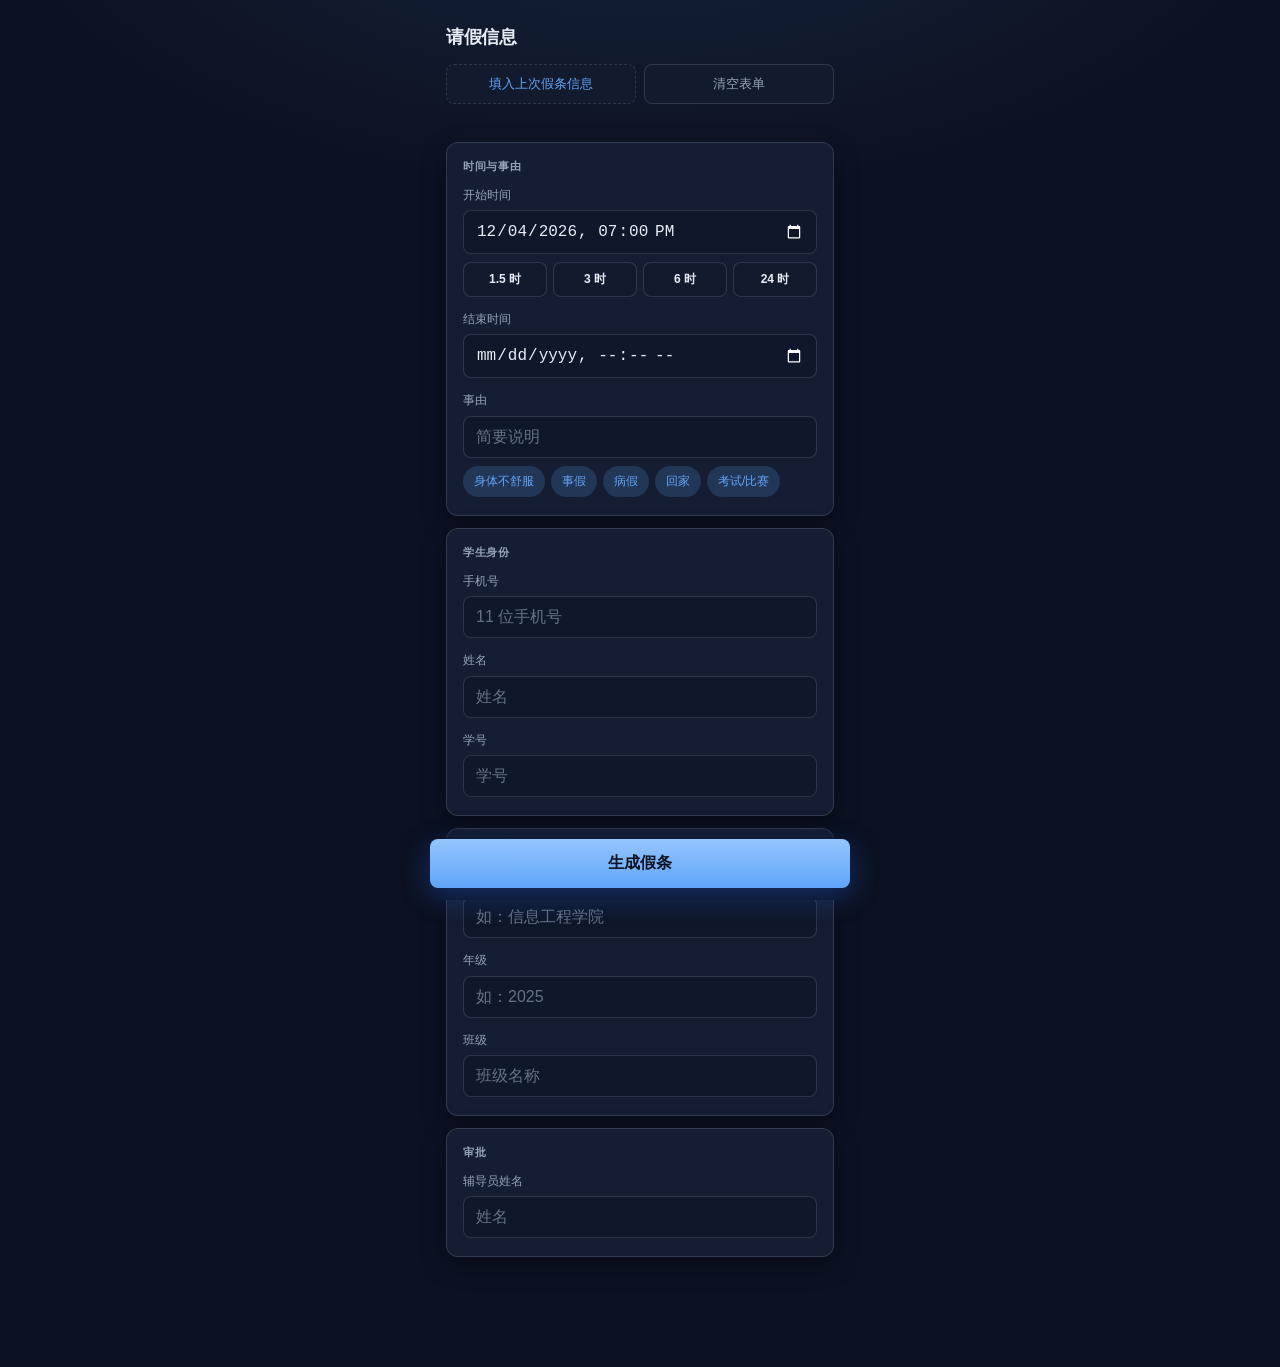
<file: index.html>
<!DOCTYPE html>
<html lang="zh-CN">
<head>
  <meta charset="UTF-8">
  <meta name="viewport" content="width=device-width, initial-scale=1.0, maximum-scale=1.0, user-scalable=no">
  <meta name="color-scheme" content="dark">
  <meta name="theme-color" content="#0c1222">
  <title>智慧请假 - 信息录入</title>
  <link rel="stylesheet" href="static/css/form.css">
</head>
<body>
  <div class="wrap">
    <div class="top-bar">
      <h1>请假信息</h1>
      <span class="hint" id="draftHint"></span>
    </div>

    <div class="toolbar">
      <button type="button" class="tool-btn" id="btnLast">填入上次假条信息</button>
      <button type="button" class="tool-btn secondary" id="btnClear">清空表单</button>
    </div>
    <p class="msg" id="msg" aria-live="polite"></p>

    <div class="card">
      <h2 class="card-title">时间与事由</h2>
      <div class="field">
        <label for="startTime">开始时间</label>
        <input type="datetime-local" id="startTime" autocomplete="off">
        <div class="row-dur">
          <button type="button" class="dur-btn" data-h="1.5">1.5 时</button>
          <button type="button" class="dur-btn" data-h="3">3 时</button>
          <button type="button" class="dur-btn" data-h="6">6 时</button>
          <button type="button" class="dur-btn" data-h="24">24 时</button>
        </div>
      </div>
      <div class="field">
        <label for="endTime">结束时间</label>
        <input type="datetime-local" id="endTime" autocomplete="off">
      </div>
      <div class="field">
        <label for="reason">事由</label>
        <input type="text" id="reason" placeholder="简要说明" enterkeyhint="next" autocomplete="off">
        <div class="chips" id="reasonChips"></div>
      </div>
    </div>

    <div class="card">
      <h2 class="card-title">学生身份</h2>
      <div class="field">
        <label for="phone">手机号</label>
        <input type="tel" id="phone" inputmode="numeric" maxlength="11" placeholder="11 位手机号" enterkeyhint="next" autocomplete="tel">
      </div>
      <div class="field">
        <label for="name">姓名</label>
        <input type="text" id="name" placeholder="姓名" enterkeyhint="next" autocomplete="name">
      </div>
      <div class="field">
        <label for="stuId">学号</label>
        <input type="text" id="stuId" inputmode="numeric" placeholder="学号" enterkeyhint="next" autocomplete="username">
      </div>
    </div>

    <div class="card">
      <h2 class="card-title">院系班级</h2>
      <div class="field">
        <label for="dept">院系</label>
        <input type="text" id="dept" placeholder="如：信息工程学院" enterkeyhint="next" autocomplete="organization">
      </div>
      <div class="field">
        <label for="grade">年级</label>
        <input type="text" id="grade" inputmode="numeric" placeholder="如：2025" maxlength="4" enterkeyhint="next">
      </div>
      <div class="field">
        <label for="clazz">班级</label>
        <input type="text" id="clazz" placeholder="班级名称" enterkeyhint="next">
      </div>
    </div>

    <div class="card">
      <h2 class="card-title">审批</h2>
      <div class="field">
        <label for="teacher">辅导员姓名</label>
        <input type="text" id="teacher" placeholder="姓名" enterkeyhint="done" autocomplete="name">
      </div>
    </div>
  </div>

  <div class="bar-bottom">
    <button type="button" class="submit" id="btnGo">生成假条</button>
  </div>

  <script>
    const DRAFT_KEY = 'leaveFormDraft';
    const DATA_KEY = 'leaveFullData';
    const FIELD_IDS = ['startTime', 'endTime', 'reason', 'phone', 'name', 'stuId', 'dept', 'grade', 'clazz', 'teacher'];
    const REASON_PRESETS = ['身体不舒服', '事假', '病假', '回家', '考试/比赛'];
    const LABELS = {
      startTime: '开始时间',
      endTime: '结束时间',
      reason: '事由',
      phone: '手机号',
      name: '姓名',
      stuId: '学号',
      dept: '院系',
      grade: '年级',
      clazz: '班级',
      teacher: '辅导员姓名',
    };

    const $ = (id) => document.getElementById(id);
    const msgEl = $('msg');
    const draftHint = $('draftHint');

    function setMsg(text) {
      msgEl.textContent = text || '';
    }

    function toLocalInputValue(d) {
      return new Date(d.getTime() - d.getTimezoneOffset() * 60000).toISOString().slice(0, 16);
    }

    function initStartTime() {
      const now = new Date();
      now.setMinutes(Math.floor(now.getMinutes() / 10) * 10, 0, 0);
      $('startTime').value = toLocalInputValue(now);
    }

    function setDuration(h) {
      const startStr = $('startTime').value;
      if (!startStr) return;
      const start = new Date(startStr);
      const end = new Date(start.getTime() + Number(h) * 60 * 60 * 1000);
      $('endTime').value = toLocalInputValue(end);
    }

    function collectForm() {
      const o = {};
      FIELD_IDS.forEach((id) => { o[id] = $(id).value; });
      return o;
    }

    function applyForm(data) {
      if (!data || typeof data !== 'object') return;
      FIELD_IDS.forEach((id) => {
        if (data[id] != null && data[id] !== '') $(id).value = data[id];
      });
    }

    let saveTimer;
    function scheduleSaveDraft() {
      clearTimeout(saveTimer);
      saveTimer = setTimeout(() => {
        try {
          localStorage.setItem(DRAFT_KEY, JSON.stringify(collectForm()));
          draftHint.textContent = '已自动保存';
          setTimeout(() => {
            if (draftHint.textContent === '已自动保存') draftHint.textContent = '';
          }, 1500);
        } catch (e) { /* ignore */ }
      }, 280);
    }

    function loadDraft() {
      try {
        const raw = localStorage.getItem(DRAFT_KEY);
        if (!raw) return false;
        applyForm(JSON.parse(raw));
        return true;
      } catch (e) {
        return false;
      }
    }

    function fillFromLastLeave() {
      try {
        const raw = localStorage.getItem(DATA_KEY);
        if (!raw) {
          setMsg('没有上次的假条数据，请先在下方填过一次并生成。');
          return;
        }
        const d = JSON.parse(raw);
        $('name').value = d.name || '';
        $('stuId').value = d.stuId || '';
        $('phone').value = d.phone || '';
        $('dept').value = d.dept || '';
        $('grade').value = d.grade || '';
        $('clazz').value = d.clazz || '';
        $('teacher').value = d.teacher || '';
        setMsg('已填入上次假条中的身份与院系信息（时间与事由未改）。');
        scheduleSaveDraft();
      } catch (e) {
        setMsg('读取上次数据失败。');
      }
    }

    function clearForm() {
      FIELD_IDS.forEach((id) => { $(id).value = ''; });
      initStartTime();
      $('endTime').value = '';
      try {
        localStorage.removeItem(DRAFT_KEY);
      } catch (e) { /* ignore */ }
      setMsg('已清空。');
      draftHint.textContent = '';
    }

    function focusField(id) {
      const el = $(id);
      el.focus({ preventScroll: false });
      el.scrollIntoView({ block: 'center', behavior: 'smooth' });
    }

    function go() {
      setMsg('');
      const order = ['startTime', 'endTime', 'reason', 'phone', 'name', 'stuId', 'dept', 'grade', 'clazz', 'teacher'];
      for (let i = 0; i < order.length; i += 1) {
        const id = order[i];
        if (!$(id).value) {
          setMsg('请填写：' + LABELS[id]);
          focusField(id);
          return;
        }
      }

      const sVal = $('startTime').value;
      const eVal = $('endTime').value;
      const s = new Date(sVal);
      const e = new Date(eVal);
      if (e <= s) {
        setMsg('结束时间须晚于开始时间。');
        focusField('endTime');
        return;
      }

      const diffDays = ((e - s) / (1000 * 60 * 60 * 24)).toFixed(2);
      const p = (n) => String(n).padStart(2, '0');
      const fmtHM = (d) => `${d.getFullYear()}-${p(d.getMonth() + 1)}-${p(d.getDate())} ${p(d.getHours())}:${p(d.getMinutes())}`;
      const fmtHMS = (d) => `${fmtHM(d)}:${p(Math.floor(Math.random() * 60))}`;

      const data = {
        name: $('name').value,
        stuId: $('stuId').value,
        phone: $('phone').value,
        dept: $('dept').value,
        grade: $('grade').value,
        clazz: $('clazz').value,
        teacher: $('teacher').value,
        reason: $('reason').value,
        range: `${fmtHM(s)} 至 ${fmtHM(e)}`,
        days: diffDays,
        t1: fmtHM(new Date(s.getTime() - 1500000)),
        t2: fmtHMS(new Date(s.getTime() - 600000)),
      };

      localStorage.setItem(DATA_KEY, JSON.stringify(data));
      window.location.href = 'liu.html';
    }

    function buildReasonChips() {
      const host = $('reasonChips');
      REASON_PRESETS.forEach((text) => {
        const b = document.createElement('button');
        b.type = 'button';
        b.className = 'chip';
        b.textContent = text;
        b.addEventListener('click', () => {
          $('reason').value = text;
          scheduleSaveDraft();
          setMsg('');
        });
        host.appendChild(b);
      });
    }

    document.querySelectorAll('.dur-btn').forEach((btn) => {
      btn.addEventListener('click', () => {
        setDuration(btn.getAttribute('data-h'));
        scheduleSaveDraft();
        setMsg('');
      });
    });

    FIELD_IDS.forEach((id) => {
      $(id).addEventListener('input', () => {
        scheduleSaveDraft();
        setMsg('');
      });
      $(id).addEventListener('change', scheduleSaveDraft);
    });

    $('btnGo').addEventListener('click', go);
    $('btnLast').addEventListener('click', () => { setMsg(''); fillFromLastLeave(); });
    $('btnClear').addEventListener('click', clearForm);

    buildReasonChips();

    if (!loadDraft()) {
      initStartTime();
    } else {
      if (!$('startTime').value) initStartTime();
    }
  </script>
</body>
</html>
</file>
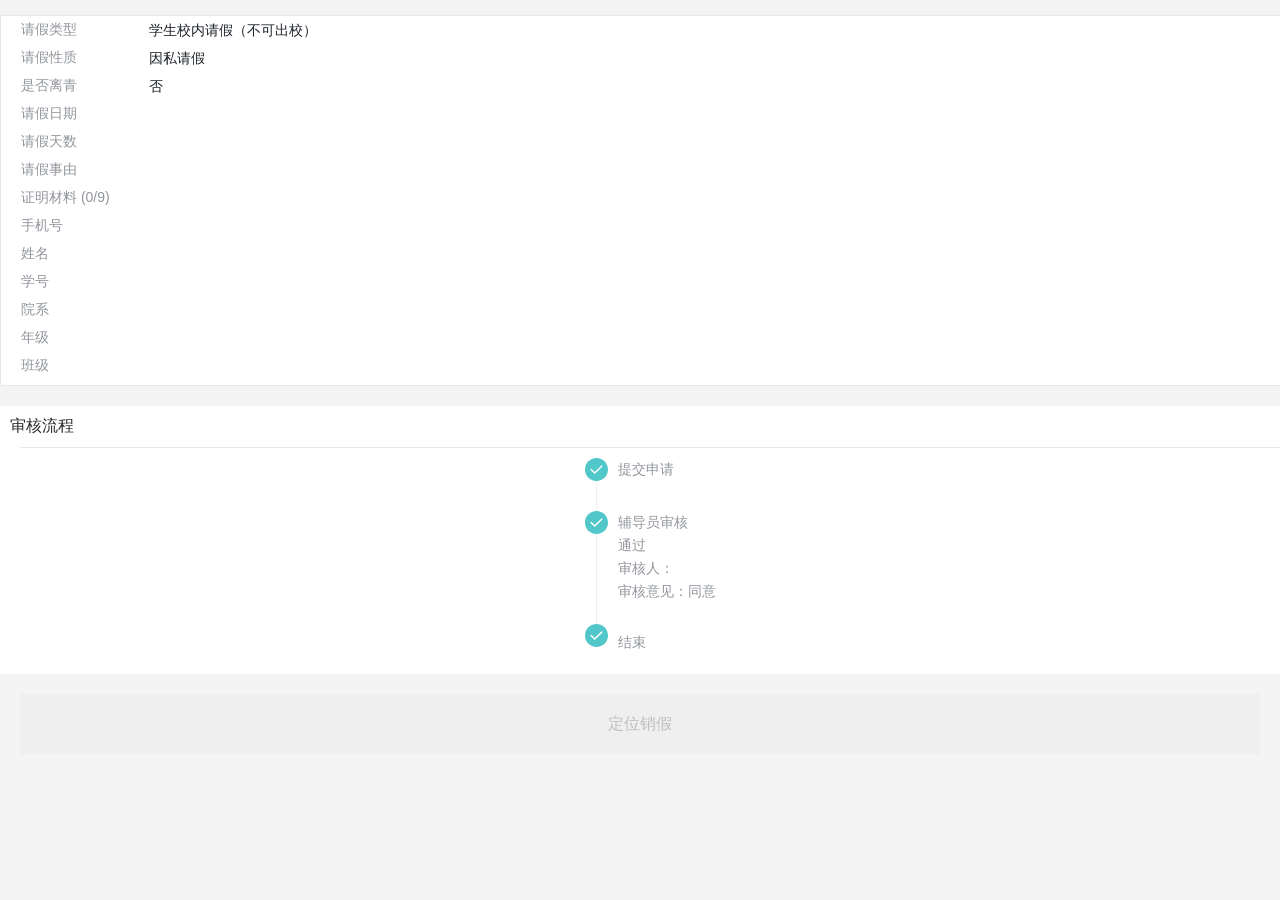
<file: liu.html>
<!DOCTYPE html>
<html lang="zh-CN">
<head>
  <meta charset="UTF-8">
  <meta name="viewport" content="width=device-width, initial-scale=1.0">
  <title>假条详情</title>
  <link rel="stylesheet" href="static/css/leave-block.css">
  <style>
    /* 确保布局高度一致，防止数据加载前塌陷 */
    .lefttext { min-height: 46px; }
    .righttext1 { min-height: 100px; }
  </style>
</head>
<body>
  <div class="leave-block">
    <div class="leave-card">
      <div class="leave-grid">
        <div class="leave-row"><div class="leave-label">请假类型</div><div class="leave-value">学生校内请假（不可出校）</div></div>
        <div class="leave-row"><div class="leave-label">请假性质</div><div class="leave-value">因私请假</div></div>
        <div class="leave-row"><div class="leave-label">是否离青</div><div class="leave-value">否</div></div>
        <div class="leave-row"><div class="leave-label">请假日期</div><div class="leave-value" id="view-range"></div></div>
        <div class="leave-row"><div class="leave-label">请假天数</div><div class="leave-value" id="view-days"></div></div>
        <div class="leave-row"><div class="leave-label">请假事由</div><div class="leave-value" id="view-reason"></div></div>
        <div class="leave-row"><div class="leave-label">证明材料 (0/9)</div><div class="leave-value"></div></div>
        <div class="leave-row"><div class="leave-label">手机号</div><div class="leave-value" id="view-phone"></div></div>
        <div class="leave-row"><div class="leave-label">姓名</div><div class="leave-value" id="view-name"></div></div>
        <div class="leave-row"><div class="leave-label">学号</div><div class="leave-value" id="view-stuId"></div></div>
        <div class="leave-row"><div class="leave-label">院系</div><div class="leave-value" id="view-dept"></div></div>
        <div class="leave-row"><div class="leave-label">年级</div><div class="leave-value" id="view-grade"></div></div>
        <div class="leave-row"><div class="leave-label">班级</div><div class="leave-value" id="view-clazz"></div></div>
      </div>
    </div>

    <div id="shenpi">
      <span id="shenhetext">审核流程</span>
      <div id="hr"></div>
      <div id="liucheng">
        <div class="item">
          <span class="lefttext" id="view-t1"></span>
          <span class="lefttext" id="view-t2"></span>
        </div>
        <div class="item1">
          <img src="static/picture/duihao.svg" class="icon">
          <div id="line1"></div>
          <img src="static/picture/duihao.svg" class="icon">
          <div id="line2"></div>
          <img src="static/picture/duihao.svg" class="icon">
        </div>
        <div class="item">
          <span class="righttext">提交申请</span>
          <span class="righttext1">
            辅导员审核 <br> 通过 <br>
            审核人：<span id="view-teacher"></span> <br>
            审核意见：同意
          </span>
          <span class="righttext2">结束</span>
        </div>
      </div>
    </div>
  </div>
  <div id="btn">定位销假</div>

  <script>
    // 这段脚本就是负责“对应”的逻辑
    window.onload = function() {
      // 从本地存储读取你在“点我.html”里填的数据
      const rawData = localStorage.getItem('leaveFullData');
      if (!rawData) return;
      const data = JSON.parse(rawData);

      // 自动把数据填入对应的 HTML 标签里
      const fill = (id, val) => {
        const el = document.getElementById(id);
        if(el) el.innerText = val || "";
      };

      fill('view-name', data.name);
      fill('view-stuId', data.stuId);
      fill('view-phone', data.phone);
      fill('view-reason', data.reason);
      fill('view-dept', data.dept);
      fill('view-grade', data.grade);
      fill('view-clazz', data.clazz);
      fill('view-range', data.range);
      fill('view-days', data.days);
      fill('view-teacher', data.teacher);

      // 处理审核流程的时间显示
      if(data.t1) document.getElementById('view-t1').innerHTML = data.t1.replace(' ', '<br>');
      if(data.t2) document.getElementById('view-t2').innerHTML = data.t2.replace(' ', '<br>');
    };
  </script>
</body>
</html>
</file>
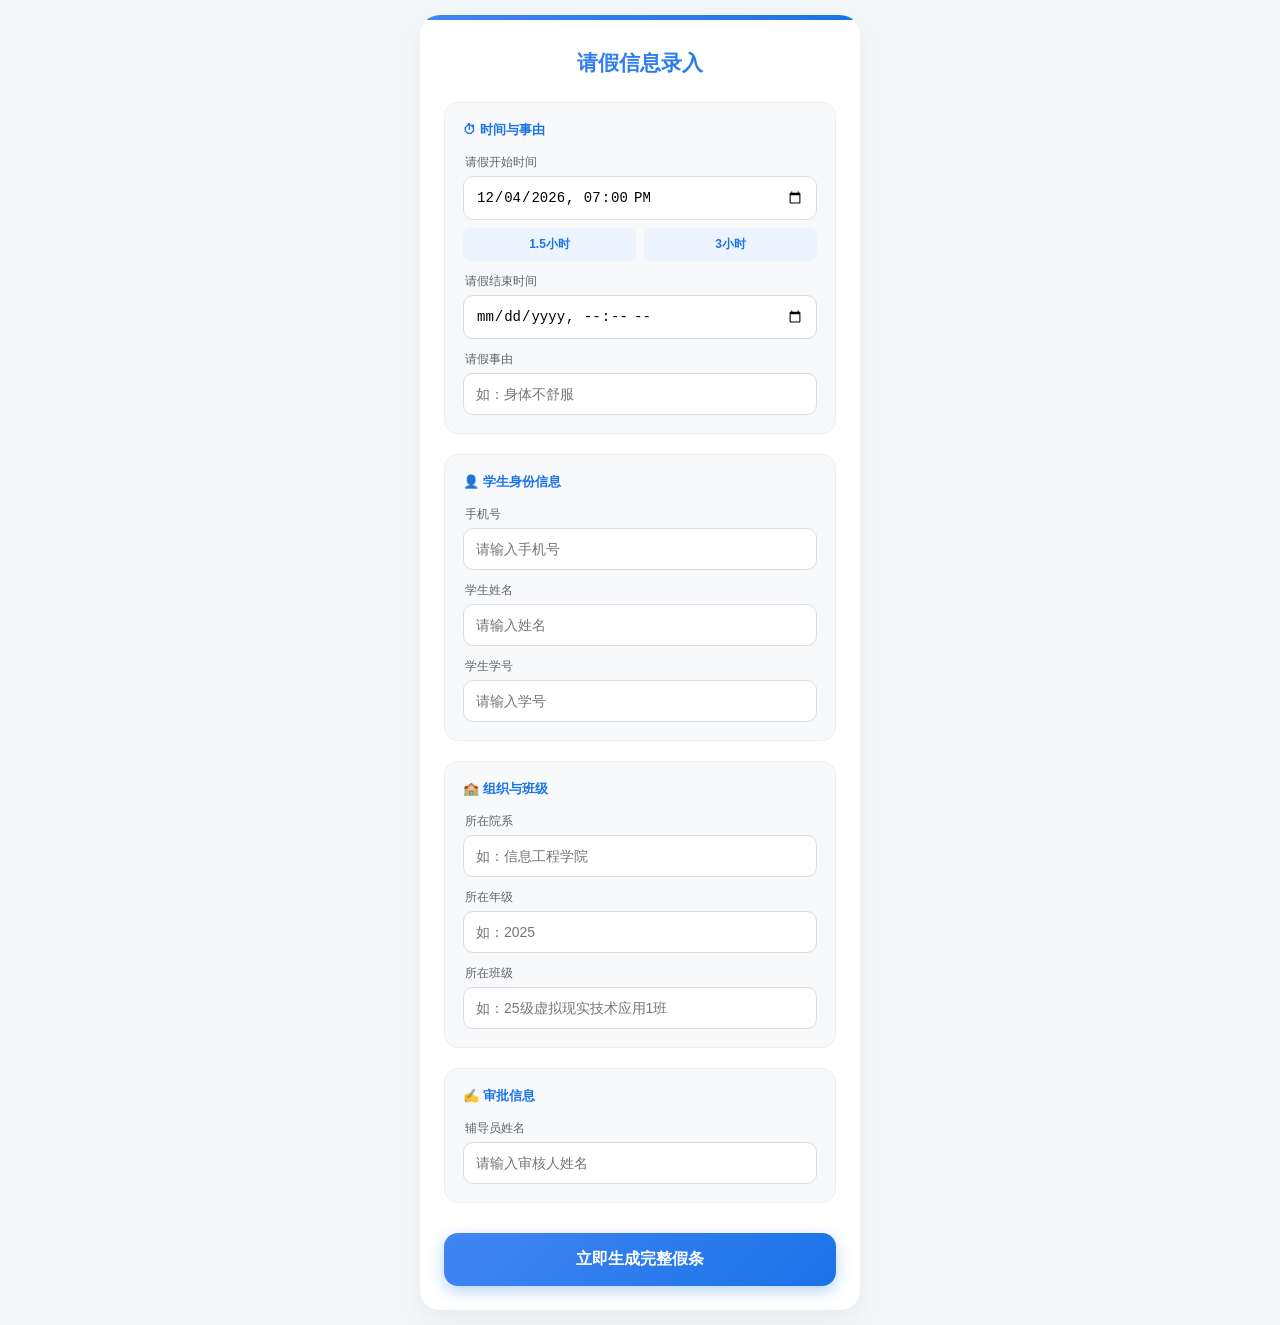
<file: 点我.html>
<!DOCTYPE html>
<html lang="zh-CN">
<head>
    <meta charset="UTF-8">
    <meta name="viewport" content="width=device-width, initial-scale=1.0, maximum-scale=1.0, user-scalable=no">
    <title>智慧请假 - 信息录入</title>
    <style>
        :root {
            --primary-color: #1a73e8;
            --primary-gradient: linear-gradient(135deg, #4285f4, #1a73e8);
            --bg-color: #f4f7fa;
            --card-bg: #ffffff;
            --text-color: #333333;
            --label-color: #5f6368;
            --border-color: #dadce0;
        }

        body {
            font-family: -apple-system, "SF Pro Text", "Helvetica Neue", Arial, sans-serif;
            background-color: var(--bg-color);
            margin: 0;
            padding: 15px;
            display: flex;
            justify-content: center;
            min-height: 100vh;
        }

        .container { width: 100%; max-width: 440px; }

        .main-card {
            background: var(--card-bg);
            padding: 24px;
            border-radius: 20px;
            box-shadow: 0 10px 25px rgba(0,0,0,0.05);
            position: relative;
            overflow: hidden;
        }

        .main-card::before {
            content: ''; position: absolute; top: 0; left: 0; width: 100%; height: 5px;
            background: var(--primary-gradient);
        }

        h2.title {
            text-align: center; font-size: 1.3rem; margin: 10px 0 25px;
            background: var(--primary-gradient); -webkit-background-clip: text; color: transparent;
        }

        .section {
            background: #f8f9fb; padding: 18px; border-radius: 14px; margin-bottom: 20px;
            border: 1px solid #eee;
        }

        .section-header {
            font-size: 13px; color: var(--primary-color); font-weight: 700;
            margin-bottom: 15px; display: flex; align-items: center; gap: 6px;
        }

        .form-group { margin-bottom: 12px; }
        .form-group:last-child { margin-bottom: 0; }

        label { display: block; font-size: 12px; color: var(--label-color); margin-bottom: 5px; padding-left: 2px; }

        input {
            width: 100%; padding: 12px; border: 1px solid var(--border-color);
            border-radius: 10px; box-sizing: border-box; font-size: 14px;
            transition: all 0.2s; background: #fff;
        }

        input:focus {
            outline: none; border-color: var(--primary-color);
            box-shadow: 0 0 0 3px rgba(26,115,232,0.1);
        }

        .q-group { display: flex; gap: 8px; margin-top: 8px; }
        .q-btn {
            flex: 1; padding: 8px; background: #eef4ff; color: var(--primary-color);
            border: none; border-radius: 8px; font-size: 12px; font-weight: 600; cursor: pointer;
        }
        .q-btn:active { background: #dce7ff; transform: scale(0.98); }

        .btn-go {
            width: 100%; padding: 16px; background: var(--primary-gradient);
            color: white; border: none; border-radius: 14px; font-size: 16px;
            font-weight: 700; cursor: pointer; margin-top: 10px;
            box-shadow: 0 5px 15px rgba(26,115,232,0.3);
        }

        @media (max-width: 480px) {
            body { padding: 0; background: #fff; }
            .main-card { box-shadow: none; border-radius: 0; padding: 20px; }
        }
    </style>
</head>
<body>
<div class="container">
    <div class="main-card">
        <h2 class="title">请假信息录入</h2>

        <div class="section">
            <div class="section-header">⏱ 时间与事由</div>
            <div class="form-group">
                <label>请假开始时间</label>
                <input type="datetime-local" id="startTime">
                <div class="q-group">
                    <button class="q-btn" onclick="setDuration(1.5)">1.5小时</button>
                    <button class="q-btn" onclick="setDuration(3)">3小时</button>
                </div>
            </div>
            <div class="form-group"><label>请假结束时间</label><input type="datetime-local" id="endTime"></div>
            <div class="form-group"><label>请假事由</label><input type="text" id="reason" placeholder="如：身体不舒服"></div>
        </div>

        <div class="section">
            <div class="section-header">👤 学生身份信息</div>
            <div class="form-group"><label>手机号</label><input type="text" id="phone" placeholder="请输入手机号"></div>
            <div class="form-group"><label>学生姓名</label><input type="text" id="name" placeholder="请输入姓名"></div>
            <div class="form-group"><label>学生学号</label><input type="text" id="stuId" placeholder="请输入学号"></div>
        </div>

        <div class="section">
            <div class="section-header">🏫 组织与班级</div>
            <div class="form-group"><label>所在院系</label><input type="text" id="dept" placeholder="如：信息工程学院"></div>
            <div class="form-group"><label>所在年级</label><input type="text" id="grade" placeholder="如：2025"></div>
            <div class="form-group"><label>所在班级</label><input type="text" id="clazz" placeholder="如：25级虚拟现实技术应用1班"></div>
        </div>

        <div class="section">
            <div class="section-header">✍️ 审批信息</div>
            <div class="form-group"><label>辅导员姓名</label><input type="text" id="teacher" placeholder="请输入审核人姓名"></div>
        </div>

        <button class="btn-go" onclick="go()">立即生成完整假条</button>
    </div>
</div>

<script>
    // 初始化开始时间
    const now = new Date();
    now.setMinutes(Math.floor(now.getMinutes()/10)*10);
    document.getElementById('startTime').value = new Date(now.getTime() - now.getTimezoneOffset() * 60000).toISOString().slice(0, 16);

    function setDuration(h) {
        const startStr = document.getElementById('startTime').value;
        if(!startStr) return;
        const start = new Date(startStr);
        const end = new Date(start.getTime() + h * 60 * 60 * 1000);
        document.getElementById('endTime').value = new Date(end.getTime() - end.getTimezoneOffset() * 60000).toISOString().slice(0, 16);
    }

    function go() {
        const sVal = document.getElementById('startTime').value;
        const eVal = document.getElementById('endTime').value;
        
        // 获取所有必填项
        const fields = ['name', 'stuId', 'phone', 'dept', 'grade', 'clazz', 'teacher', 'reason'];
        for (let f of fields) {
            if (!document.getElementById(f).value) {
                alert("请完整填写所有信息");
                return;
            }
        }
        
        if(!sVal || !eVal) { alert("请选择请假时间"); return; }

        const s = new Date(sVal);
        const e = new Date(eVal);
        const diffDays = ((e - s) / (1000 * 60 * 60 * 24)).toFixed(2);
        const p = n => String(n).padStart(2, '0');

        const fmtHM = (d) => `${d.getFullYear()}-${p(d.getMonth()+1)}-${p(d.getDate())} ${p(d.getHours())}:${p(d.getMinutes())}`;
        const fmtHMS = (d) => `${fmtHM(d)}:${p(Math.floor(Math.random()*60))}`;

        const data = {
            name: document.getElementById('name').value,
            stuId: document.getElementById('stuId').value,
            phone: document.getElementById('phone').value,
            dept: document.getElementById('dept').value,
            grade: document.getElementById('grade').value,
            clazz: document.getElementById('clazz').value,
            teacher: document.getElementById('teacher').value,
            reason: document.getElementById('reason').value,
            range: `${fmtHM(s)} 至 ${fmtHM(e)}`,
            days: diffDays,
            t1: fmtHM(new Date(s.getTime() - 1500000)), 
            t2: fmtHMS(new Date(s.getTime() - 600000))   
        };

        localStorage.setItem('leaveFullData', JSON.stringify(data));
        window.location.href = 'liu.html';
    }
</script>
</body>
</html>
</file>
<file: static/css/form.css>
:root {
  color-scheme: dark;
  --accent: #60a5fa;
  --accent-hover: #93c5fd;
  --accent-muted: rgba(96, 165, 250, 0.18);
  --bg: #0c1222;
  --bg-elevated: #121a2e;
  --card: #151d32;
  --text: #e8edf5;
  --muted: #94a3b8;
  --line: rgba(148, 163, 184, 0.22);
  --input-bg: #0f172a;
  --warn: #fbbf24;
  --radius: 12px;
  --radius-sm: 8px;
  --shadow: 0 8px 24px rgba(0, 0, 0, 0.35);
}

*,
*::before,
*::after {
  box-sizing: border-box;
}

body {
  margin: 0;
  min-height: 100vh;
  font-family: "SF Pro Text", -apple-system, "PingFang SC", "Microsoft YaHei", sans-serif;
  background: radial-gradient(1200px 600px at 50% -10%, rgba(96, 165, 250, 0.12), transparent 55%), var(--bg);
  color: var(--text);
  font-size: 15px;
  line-height: 1.45;
  -webkit-tap-highlight-color: transparent;
}

.wrap {
  max-width: 420px;
  margin: 0 auto;
  padding: 16px 16px 96px;
}

.top-bar {
  display: flex;
  align-items: center;
  justify-content: space-between;
  gap: 10px;
  margin-bottom: 14px;
}

h1 {
  margin: 0;
  font-size: 1.125rem;
  font-weight: 600;
  letter-spacing: -0.02em;
}

.hint {
  font-size: 12px;
  color: var(--muted);
}

.card {
  background: var(--card);
  border-radius: var(--radius);
  box-shadow: var(--shadow);
  border: 1px solid var(--line);
  padding: 16px 16px 4px;
  margin-bottom: 12px;
}

.card-title {
  font-size: 11px;
  font-weight: 600;
  text-transform: uppercase;
  letter-spacing: 0.06em;
  color: var(--muted);
  margin: 0 0 12px;
}

.field {
  margin-bottom: 14px;
}

.field label {
  display: block;
  font-size: 12px;
  color: var(--muted);
  margin-bottom: 6px;
}

input[type="text"],
input[type="tel"],
input[type="datetime-local"] {
  width: 100%;
  padding: 11px 12px;
  border: 1px solid var(--line);
  border-radius: var(--radius-sm);
  font-size: 16px;
  background: var(--input-bg);
  color: var(--text);
  transition: border-color 0.15s, box-shadow 0.15s, background 0.15s;
}

input::placeholder {
  color: rgba(148, 163, 184, 0.65);
}

input:focus {
  outline: none;
  border-color: var(--accent);
  box-shadow: 0 0 0 3px var(--accent-muted);
}

input:focus-visible {
  outline: 2px solid var(--accent);
  outline-offset: 2px;
}

.chips {
  display: flex;
  flex-wrap: wrap;
  gap: 6px;
  margin-top: 8px;
}

.chip {
  border: none;
  padding: 7px 11px;
  border-radius: 999px;
  font-size: 12px;
  font-weight: 500;
  background: var(--accent-muted);
  color: var(--accent);
  cursor: pointer;
}

.chip:active {
  transform: scale(0.97);
}

.chip:focus-visible {
  outline: 2px solid var(--accent);
  outline-offset: 2px;
}

.row-dur {
  display: grid;
  grid-template-columns: repeat(4, 1fr);
  gap: 6px;
  margin-top: 8px;
}

.dur-btn {
  border: 1px solid var(--line);
  background: var(--bg-elevated);
  padding: 8px 4px;
  border-radius: var(--radius-sm);
  font-size: 12px;
  font-weight: 600;
  color: var(--text);
  cursor: pointer;
  transition: background 0.15s, border-color 0.15s;
}

.dur-btn:hover {
  border-color: rgba(96, 165, 250, 0.45);
}

.dur-btn:active {
  background: rgba(96, 165, 250, 0.12);
}

.dur-btn:focus-visible {
  outline: 2px solid var(--accent);
  outline-offset: 2px;
}

.toolbar {
  display: flex;
  flex-wrap: wrap;
  gap: 8px;
  margin-bottom: 12px;
}

.tool-btn {
  flex: 1;
  min-width: calc(50% - 4px);
  border: 1px dashed var(--line);
  background: var(--bg-elevated);
  padding: 10px 12px;
  border-radius: var(--radius-sm);
  font-size: 13px;
  color: var(--accent);
  font-weight: 500;
  cursor: pointer;
  transition: border-color 0.15s, background 0.15s;
}

.tool-btn:hover {
  border-color: rgba(96, 165, 250, 0.5);
}

.tool-btn.secondary {
  color: var(--muted);
  border-style: solid;
}

.tool-btn:focus-visible {
  outline: 2px solid var(--accent);
  outline-offset: 2px;
}

.bar-bottom {
  position: fixed;
  left: 0;
  right: 0;
  bottom: 0;
  padding: 12px 16px calc(12px + env(safe-area-inset-bottom));
  background: linear-gradient(to top, var(--bg) 72%, rgba(12, 18, 34, 0));
  pointer-events: none;
}

.bar-bottom .submit {
  pointer-events: auto;
  width: 100%;
  max-width: 420px;
  margin: 0 auto;
  display: block;
  border: none;
  padding: 14px 16px;
  border-radius: var(--radius-sm);
  font-size: 16px;
  font-weight: 600;
  color: #0b1220;
  background: linear-gradient(180deg, var(--accent-hover), var(--accent));
  cursor: pointer;
  box-shadow: 0 8px 28px rgba(37, 99, 235, 0.35);
  transition: transform 0.12s, filter 0.12s;
}

.bar-bottom .submit:hover {
  filter: brightness(1.05);
}

.bar-bottom .submit:active {
  transform: scale(0.99);
  opacity: 0.95;
}

.bar-bottom .submit:focus-visible {
  outline: 3px solid var(--accent-muted);
  outline-offset: 3px;
}

.msg {
  font-size: 13px;
  color: var(--warn);
  margin: 0 0 10px;
  min-height: 1.2em;
}

@media (min-width: 480px) {
  body {
    padding-top: 8px;
  }
}

@media (prefers-reduced-motion: reduce) {
  *,
  *::before,
  *::after {
    transition-duration: 0.01ms !important;
  }
}
</file>
<file: static/css/leave-block.css>
﻿/* 简单独立样式，用于展示从 index.htm 提取的请假块 */
body {
  margin: 0;
  padding: 0;
  background-color: #F4F4F4;
  font-family: PingFang SC, Microsoft YaHei;
}

.leave-block {

  width: 100%;
  font-family: "PingFang SC", "Microsoft YaHei", Arial, sans-serif;
  color: #2b2b2b;
}

.leave-card {
  width: 100%;
  margin-top: 15px;
  background: #fff;
  border: 1px solid rgb(232, 232, 232);

  padding: 0;
}

.leave-grid {
  display: flex;
  flex-direction: column;
  padding-left: 20px;
  padding-bottom: 10px;
  gap: 10px;
  margin-top: 5px;
}

.leave-row {
  display: flex;
  align-items: center;
  justify-content: center;
}

.leave-label {
  width: 120px;
  min-width: 96px;
  color: #92969C;
  font-size: 14px;
  margin-right: 8px;
}

.leave-value {
  flex: 1;
  color: #1e2329;
  font-size: 14px;
  word-break: break-all;
  margin-right: 35px;
  line-height: 16px;
}


#shenpi {

  margin-top: 20px;
  background: #fff;
  display: flex;
  flex-direction: column;
}

#shenhetext {
  margin: 10px;
}

#hr {
  width: 100%;
  height: 1px;
  background-color: rgb(232, 232, 232);
  margin-left: 20px;
}

#liucheng {
  display: flex;
  flex-direction: row;
  margin-top: 10px;
  justify-content: center;
  padding-bottom: 20px;
}

.item {
  display: flex;
  flex-direction: column;

}

.item1 {
  display: flex;
  flex-direction: column;
  align-items: center;
  margin-left: 20px;
  margin-right: 10px;
}

.lefttext {

  font-size: 12px;
  color: #bdc0c5;
  line-height: 23px;
  text-align: right;
}

.icon {

  width: 23px;
  height: 23px;

}

.righttext {

  font-size: 14px;
  line-height: 23px;
  color: #92969c;
}

.righttext1 {
  margin-top: 30px;
  font-size: 14px;
  line-height: 23px;
  color: #92969c;
}

.righttext2 {
  margin-top: 20px;
  font-size: 14px;
  line-height: 23px;
  color: #92969c;
}

#line1 {
  width: 1px;
  height: 30px;
  background-color: #EFEFEF;
}

#line2 {
  width: 1px;
  height: 90px;
  background-color: #EFEFEF;
}

#btn {
  color: #BCBEC0;
  background-color: #EFEFEF;
  height: 60px;
  text-align: center;
  margin-top: 20px;
  display: flex;
  align-items: center;
  justify-content: center;
  margin: 20px;
}
</file>
